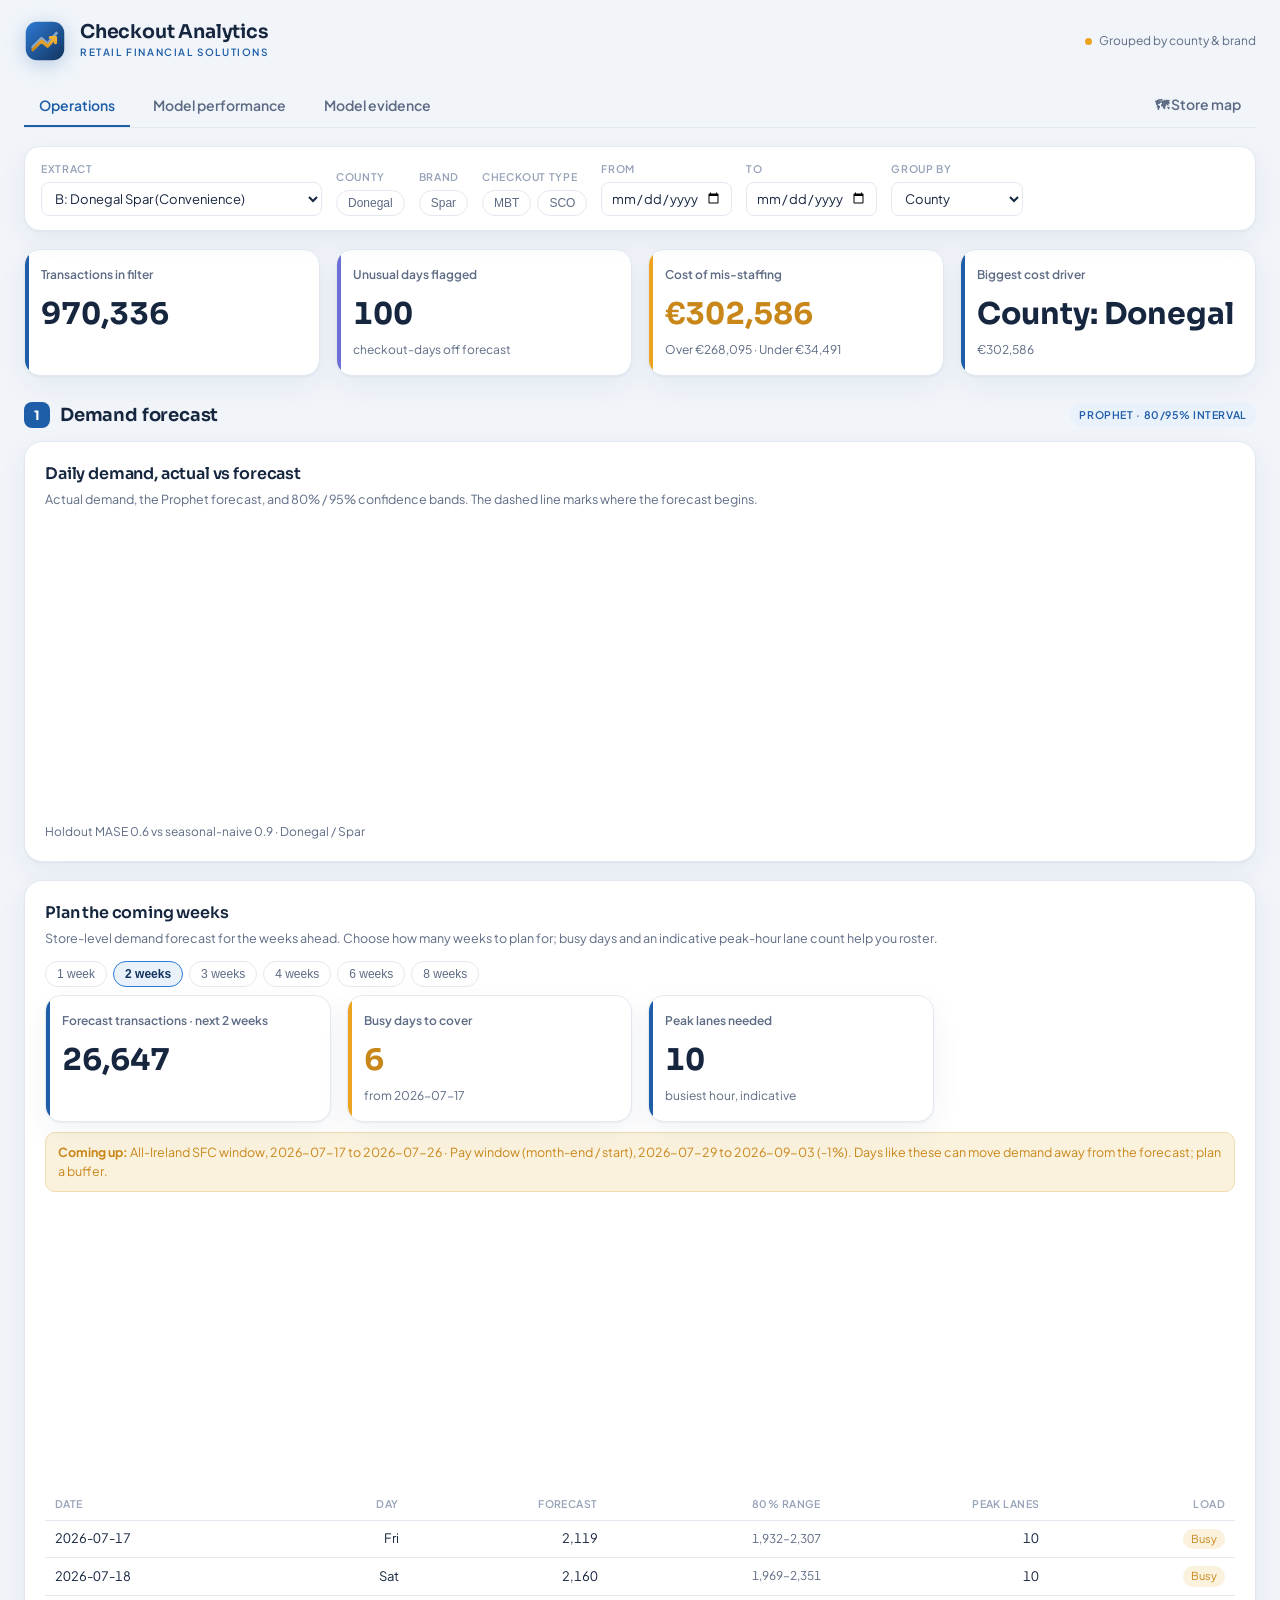
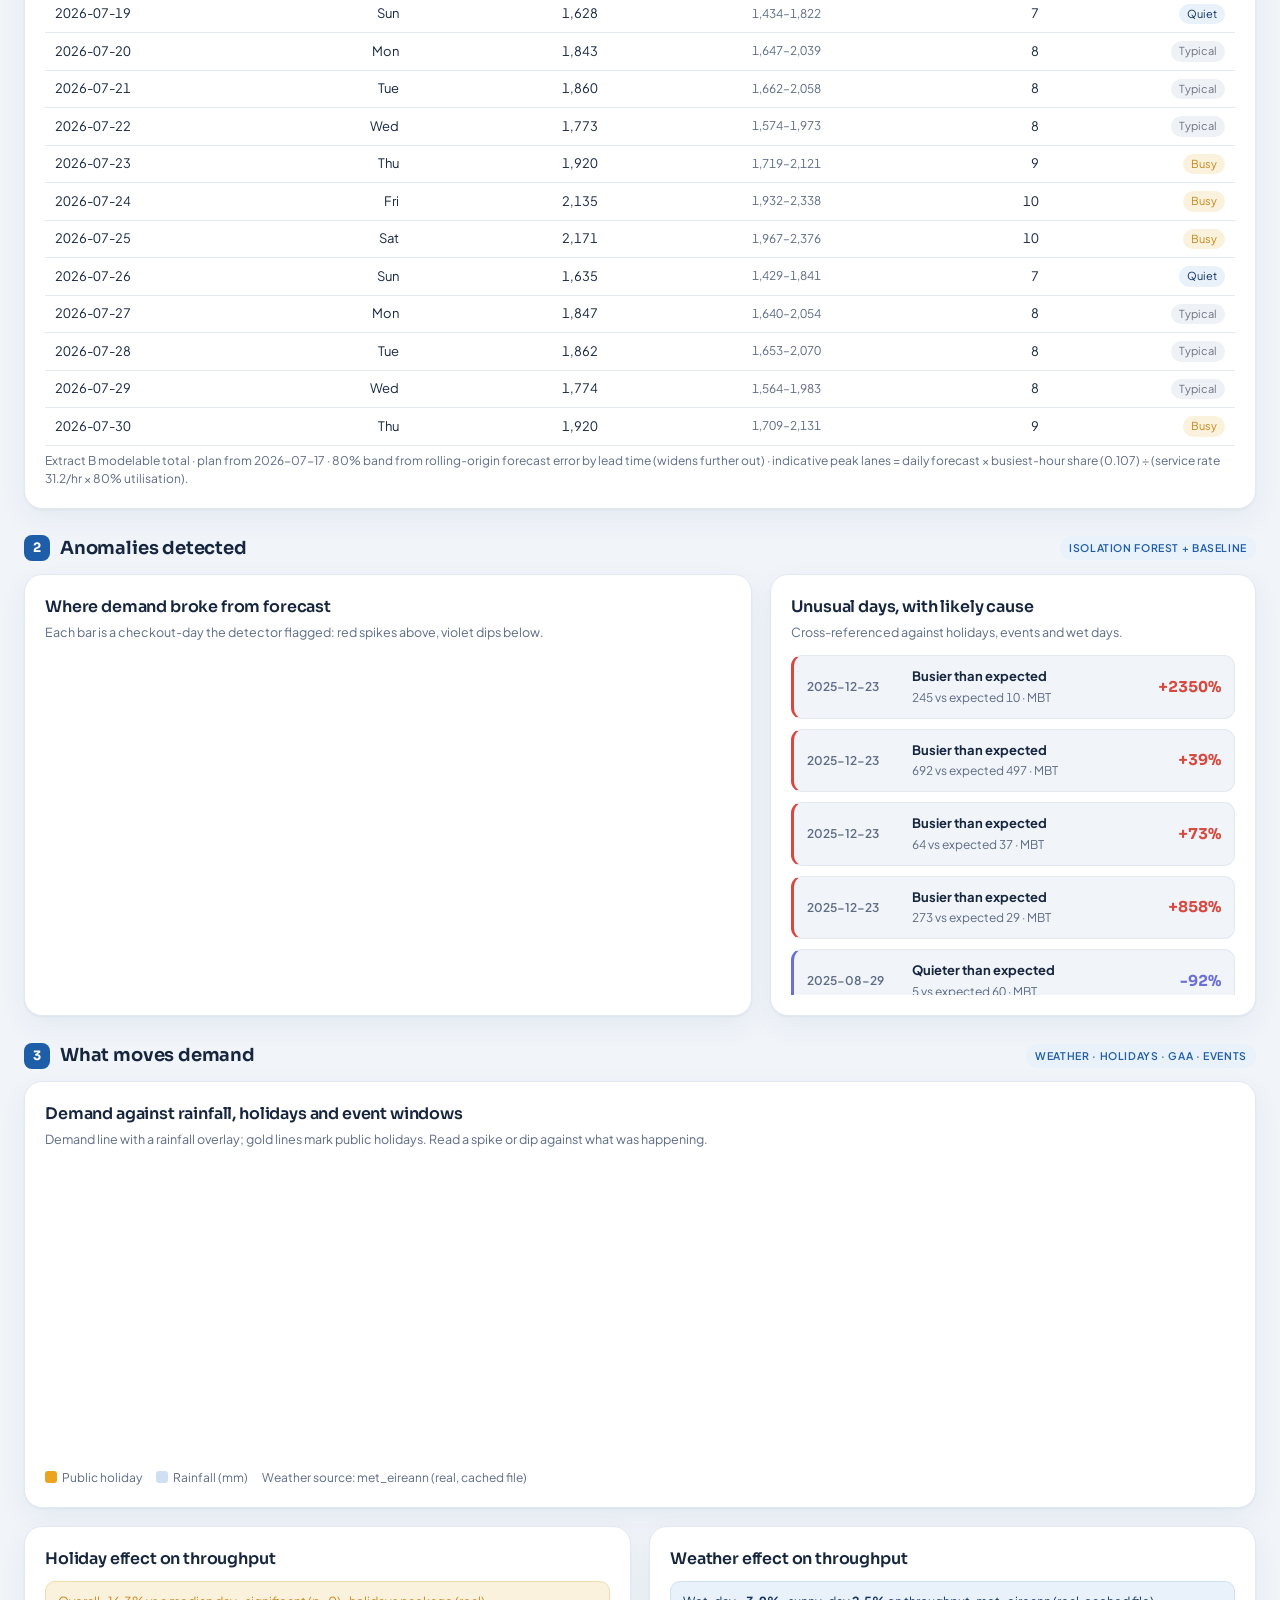
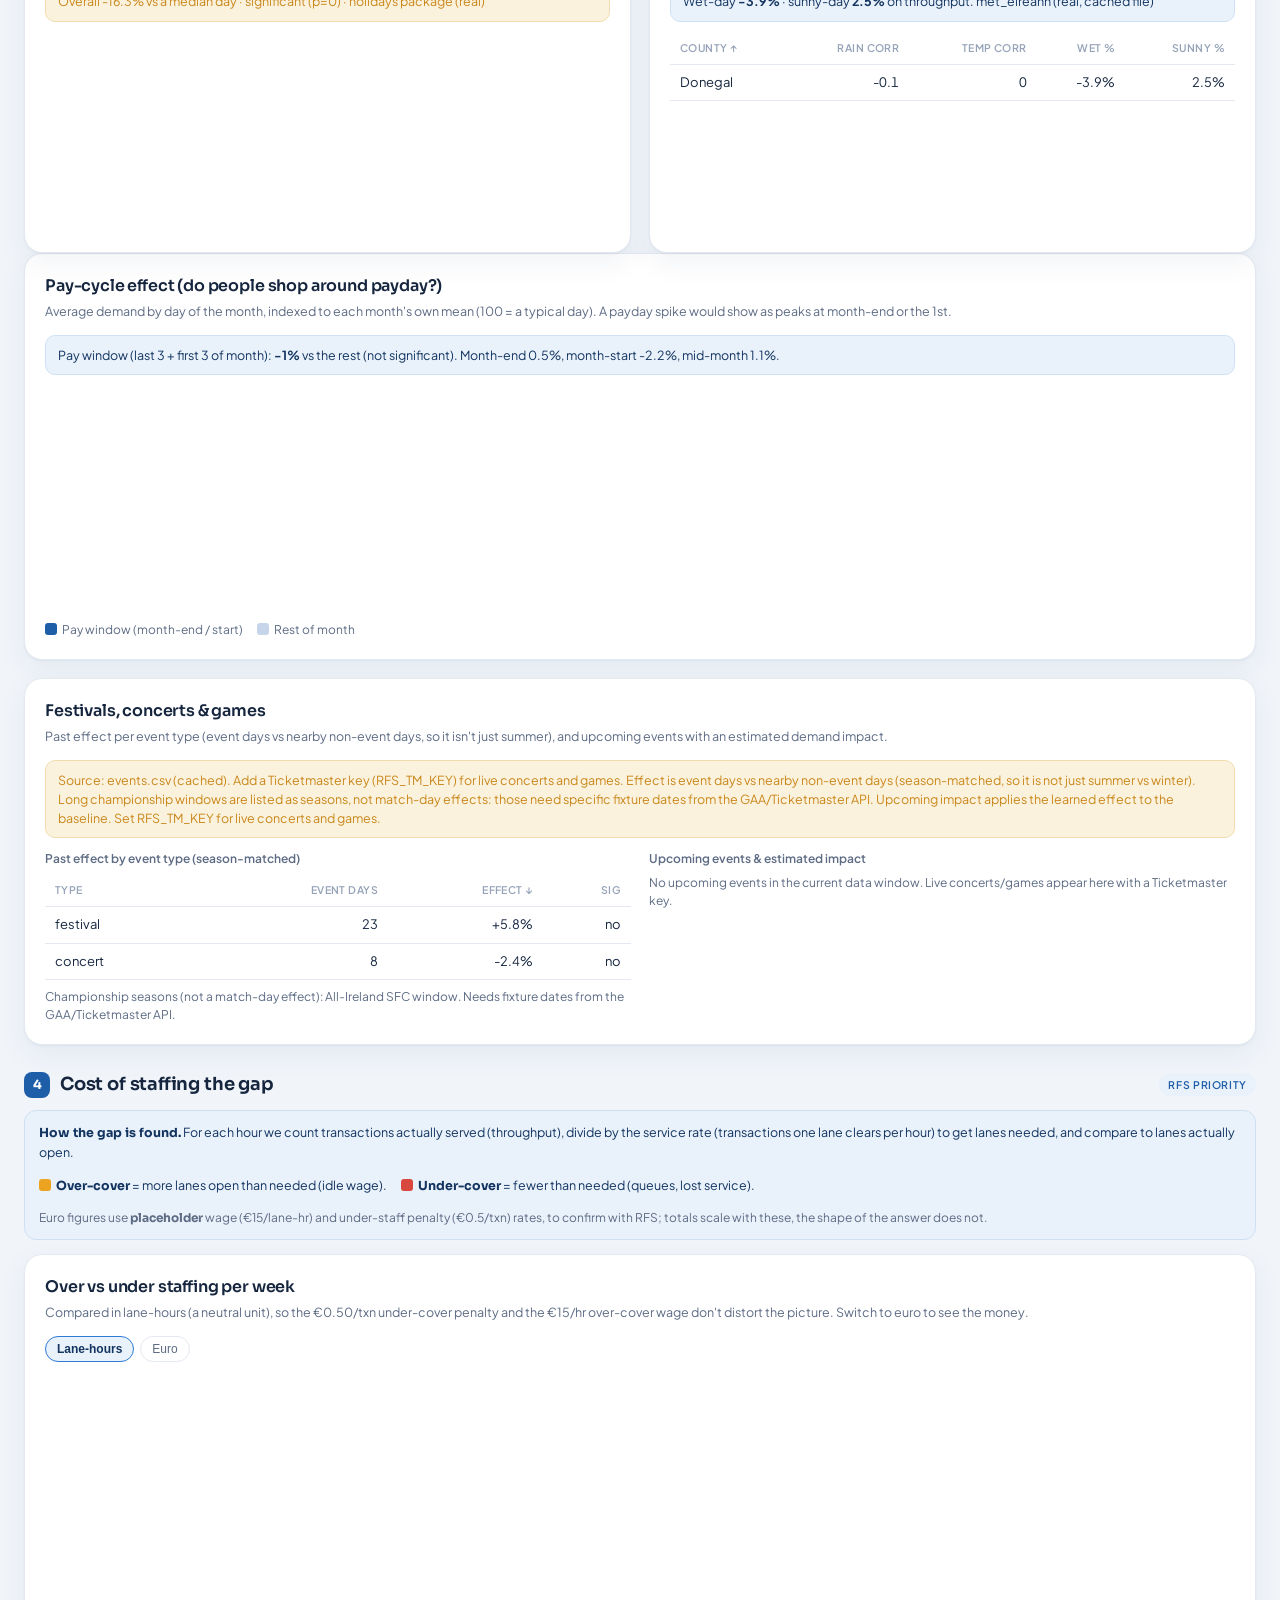
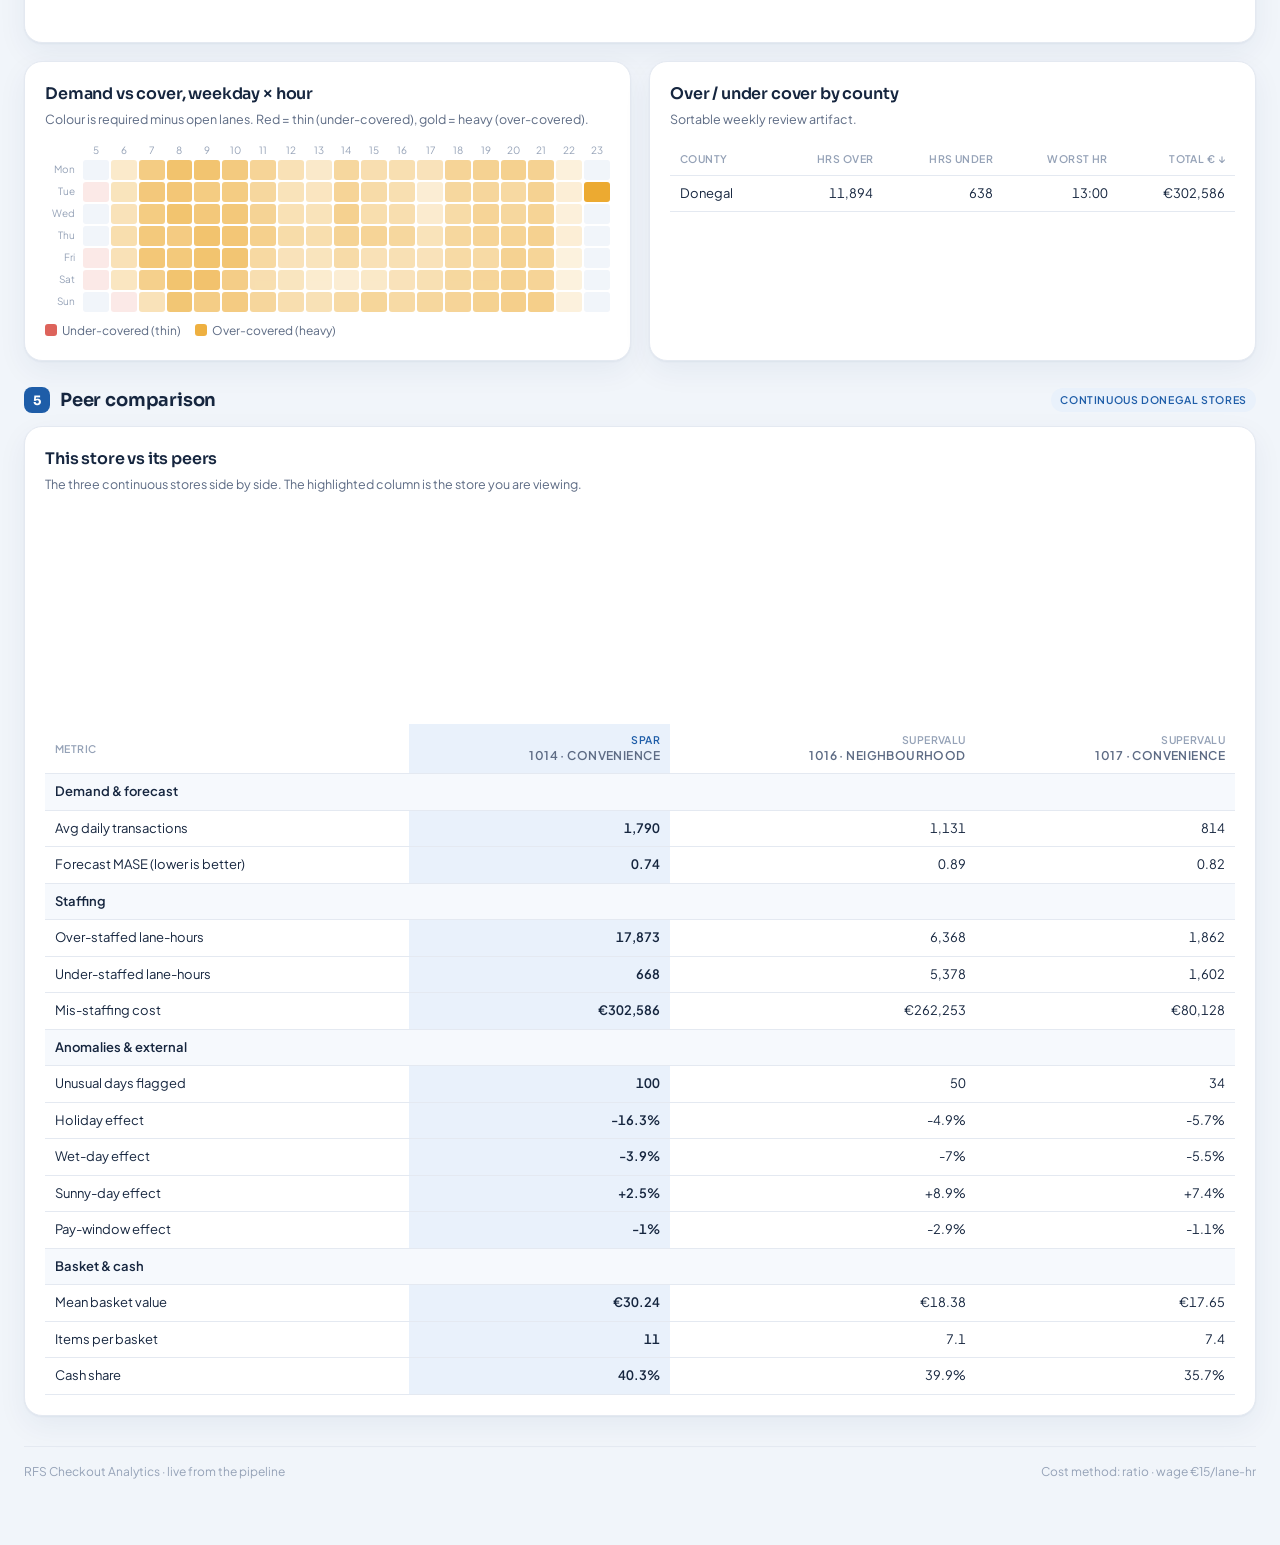
<file: index.html>
<!doctype html>
<html lang="en">
  <head>
    <meta charset="UTF-8" />
    <meta name="viewport" content="width=device-width, initial-scale=1.0" />
    <title>RFS Checkout Analytics</title>
    <link rel="preconnect" href="https://fonts.googleapis.com" />
    <link rel="preconnect" href="https://fonts.gstatic.com" crossorigin />
    <link href="https://fonts.googleapis.com/css2?family=Sora:wght@500;600;700&family=Plus+Jakarta+Sans:wght@400;500;600;700&display=swap" rel="stylesheet" />
    <script type="module" crossorigin src="./assets/index-uMXY0i9w.js"></script>
    <link rel="stylesheet" crossorigin href="./assets/index-DHvG9hCw.css">
  </head>
  <body>
    <div id="root"></div>
  </body>
</html>
</file>
<file: assets/index-DHvG9hCw.css>
:root{--blue: #1E5DA8;--blue-deep: #12345F;--blue-bright: #2E7BD6;--blue-tint: #E9F1FB;--gold: #EBA320;--gold-deep: #C9871A;--gold-tint: #FBF2DE;--ink: #16263F;--muted: #5D6B84;--faint: #95A2B7;--line: #E4E9F1;--bg: #F1F5FA;--card: #FFFFFF;--alert: #D8483F;--violet: #6B6FD6;--cat-over: var(--gold);--cat-under: var(--alert);--cat-actual: #46587A;--cat-forecast: var(--blue);--cat-band95: #d3e2f5;--cat-band80: #b7cde8;--disp: "Sora", system-ui, -apple-system, "Segoe UI", sans-serif;--body: "Plus Jakarta Sans", system-ui, -apple-system, "Segoe UI", sans-serif;--radius: 16px;--shadow: 0 1px 2px rgba(18,52,95,.05), 0 10px 30px rgba(18,52,95,.06)}*{box-sizing:border-box}body{margin:0;background:var(--bg);color:var(--ink);font-family:var(--body);font-size:14px;line-height:1.5;-webkit-font-smoothing:antialiased}h1,h2,h3{margin:0;font-family:var(--disp);letter-spacing:-.01em;font-weight:650}a{color:var(--blue)}.mono{font-variant-numeric:tabular-nums;font-feature-settings:"tnum" 1}.app{max-width:1300px;margin:0 auto;padding:0 24px 64px}.header{display:flex;align-items:center;gap:14px;padding:20px 0 8px}.logomark{width:42px;height:42px;flex:none;filter:drop-shadow(0 4px 10px rgba(30,93,168,.28))}.header h1{font-size:19px;line-height:1.1}.header .kicker{font-family:var(--body);font-weight:600;font-size:10px;letter-spacing:.16em;color:var(--blue);margin-top:3px}.header .sub{color:var(--muted);font-size:12.5px;margin-top:2px;max-width:640px}.header .spacer{flex:1}.livechip{display:flex;align-items:center;gap:7px;font-size:12px;color:var(--muted)}.pip{width:7px;height:7px;border-radius:50%;background:var(--gold)}.tabs{display:flex;gap:8px;margin:14px 0 0;border-bottom:1px solid var(--line)}.tab{padding:10px 15px;cursor:pointer;border:none;background:none;color:var(--muted);font-family:var(--body);font-size:14px;font-weight:600;border-bottom:2px solid transparent}.tab.active{color:var(--blue);border-bottom-color:var(--blue)}.filterbar{display:flex;flex-wrap:wrap;gap:14px;align-items:flex-end;background:var(--card);padding:14px 16px;border-radius:var(--radius);box-shadow:var(--shadow);border:1px solid var(--line);margin:18px 0;position:sticky;top:0;z-index:20}.field{display:flex;flex-direction:column;gap:5px}.field label{font-size:10.5px;text-transform:uppercase;letter-spacing:.06em;color:var(--faint);font-weight:600}.field select,.field input{padding:7px 9px;border:1px solid var(--line);border-radius:8px;font-size:13px;background:#fff;font-family:var(--body);color:var(--ink)}.field select:focus,.field input:focus{outline:none;border-color:var(--blue);box-shadow:0 0 0 3px var(--blue-tint)}.chip-row{display:flex;gap:6px;flex-wrap:wrap}.chip{padding:5px 11px;border:1px solid var(--line);border-radius:999px;cursor:pointer;background:#fff;font-size:12px;color:var(--muted);font-weight:500}.chip:hover{border-color:var(--blue);color:var(--blue)}.chip.on{background:var(--blue-tint);border-color:var(--blue-bright);color:var(--blue-deep);font-weight:600}.cards{display:grid;grid-template-columns:repeat(4,1fr);gap:16px;margin-bottom:18px}.card{background:var(--card);border:1px solid var(--line);border-radius:var(--radius);box-shadow:var(--shadow);padding:16px}.numcard{position:relative;overflow:hidden}.numcard:before{content:"";position:absolute;left:0;top:0;bottom:0;width:4px;background:var(--blue)}.numcard.gold:before{background:var(--gold)}.numcard.alert:before{background:var(--alert)}.numcard.violet:before{background:var(--violet)}.numcard .label{color:var(--muted);font-size:12px;font-weight:600}.numcard .value{font-family:var(--disp);font-size:30px;font-weight:700;margin-top:8px;color:var(--ink)}.numcard.gold .value{color:var(--gold-deep)}.numcard.alert .value{color:var(--alert)}.numcard .hint{color:var(--muted);font-size:12px;margin-top:4px}.panel{background:var(--card);border:1px solid var(--line);border-radius:18px;box-shadow:var(--shadow);padding:20px;margin-bottom:18px;overflow:hidden;min-width:0}.panel .phead{display:flex;align-items:baseline;justify-content:space-between;gap:12px}.panel h2{font-size:16px;font-weight:600}.panel .desc{color:var(--muted);font-size:12.5px;margin:4px 0 14px}.ptag{font-family:var(--body);font-weight:600;font-size:10.5px;letter-spacing:.06em;text-transform:uppercase;color:var(--blue);background:var(--blue-tint);padding:4px 9px;border-radius:20px;white-space:nowrap}.ptag.gold{color:var(--gold-deep);background:var(--gold-tint)}.grid2{display:grid;grid-template-columns:1fr 1fr;gap:18px}.grid2>.panel{margin-bottom:0}.grid-15{display:grid;grid-template-columns:1.5fr 1fr;gap:18px}.grid-15>.panel{margin-bottom:0}.section-band{display:flex;align-items:center;gap:10px;margin:26px 0 12px}.section-band .num{width:26px;height:26px;border-radius:8px;background:var(--blue);color:#fff;font-family:var(--disp);font-weight:700;font-size:13px;display:grid;place-items:center}.section-band h2{font-size:18px}.section-band .flex{flex:1}table{width:100%;border-collapse:collapse;font-size:13px}th,td{text-align:right;padding:8px 10px;border-bottom:1px solid var(--line)}th:first-child,td:first-child{text-align:left}th{color:var(--faint);font-weight:600;cursor:pointer;-webkit-user-select:none;user-select:none;font-size:10.5px;text-transform:uppercase;letter-spacing:.04em}tbody tr:hover{background:#f6f9fd}tr.row-busy{background:#fffaf0}.pill{display:inline-block;font-size:11px;padding:2px 8px;border-radius:999px;text-transform:capitalize}.pill.busy{background:var(--gold-tint);color:var(--gold-deep)}.pill.quiet{background:var(--blue-tint);color:var(--blue-deep)}.pill.typical{background:#eef1f6;color:#6b7280}.tag{display:inline-block;padding:1px 8px;border-radius:999px;font-size:11px;font-weight:600}.tag.spike{background:#fdecea;color:var(--alert)}.tag.drop{background:#edeefb;color:var(--violet)}.cause{font-size:11px;color:var(--gold-deep);background:var(--gold-tint);padding:1px 7px;border-radius:20px;font-weight:600}.feed{display:flex;flex-direction:column;gap:10px;max-height:340px;overflow:auto}.fitem{display:flex;gap:13px;align-items:center;background:var(--bg);border:1px solid var(--line);border-left:3px solid var(--alert);border-radius:11px;padding:11px 13px}.fitem.dn{border-left-color:var(--violet)}.fitem .fd{font-size:12px;color:var(--muted);min-width:92px;font-weight:600}.fitem .fm{flex:1;font-size:13px}.fitem .fp{font-family:var(--disp);font-weight:700;font-size:15px}.fitem .fp.up{color:var(--alert)}.fitem .fp.dn{color:var(--violet)}.note{background:var(--gold-tint);color:var(--gold-deep);border-radius:10px;padding:10px 12px;font-size:12.5px;margin:10px 0;border:1px solid #f0dcb0}.note.blue{background:var(--blue-tint);color:var(--blue-deep);border-color:#cfe0f4}.method{display:flex;gap:14px;flex-wrap:wrap;background:var(--blue-tint);border:1px solid #cfe0f4;border-radius:12px;padding:12px 14px;margin-bottom:14px;font-size:12.5px;color:var(--blue-deep)}.method b{font-family:var(--disp)}.heatmap{display:grid;gap:2px}.heatmap .cell{height:20px;border-radius:3px}.heatmap .axis{font-size:10px;color:var(--faint);display:flex;align-items:center;justify-content:center}.legend{display:flex;gap:14px;align-items:center;font-size:12px;color:var(--muted);flex-wrap:wrap}.swatch{width:12px;height:12px;border-radius:3px;display:inline-block;margin-right:5px;vertical-align:-1px}.loading{color:var(--faint);padding:40px;text-align:center}.small{font-size:12px;color:var(--muted)}footer{margin-top:30px;padding-top:16px;border-top:1px solid var(--line);display:flex;justify-content:space-between;flex-wrap:wrap;gap:8px;font-size:12px;color:var(--faint)}@media (max-width: 960px){.cards{grid-template-columns:repeat(2,1fr)}.grid2,.grid-15{grid-template-columns:1fr}.grid2>.panel,.grid-15>.panel{margin-bottom:18px}}@media (max-width: 640px){.numcard .value{font-size:clamp(20px,6vw,30px);line-height:1.05;word-break:break-word}.numcard{overflow:visible}.cards{gap:12px}.panel{overflow-x:auto}.panel table{min-width:0}.header,footer{flex-wrap:wrap}}@media (max-width: 430px){.cards{grid-template-columns:1fr}}
</file>
